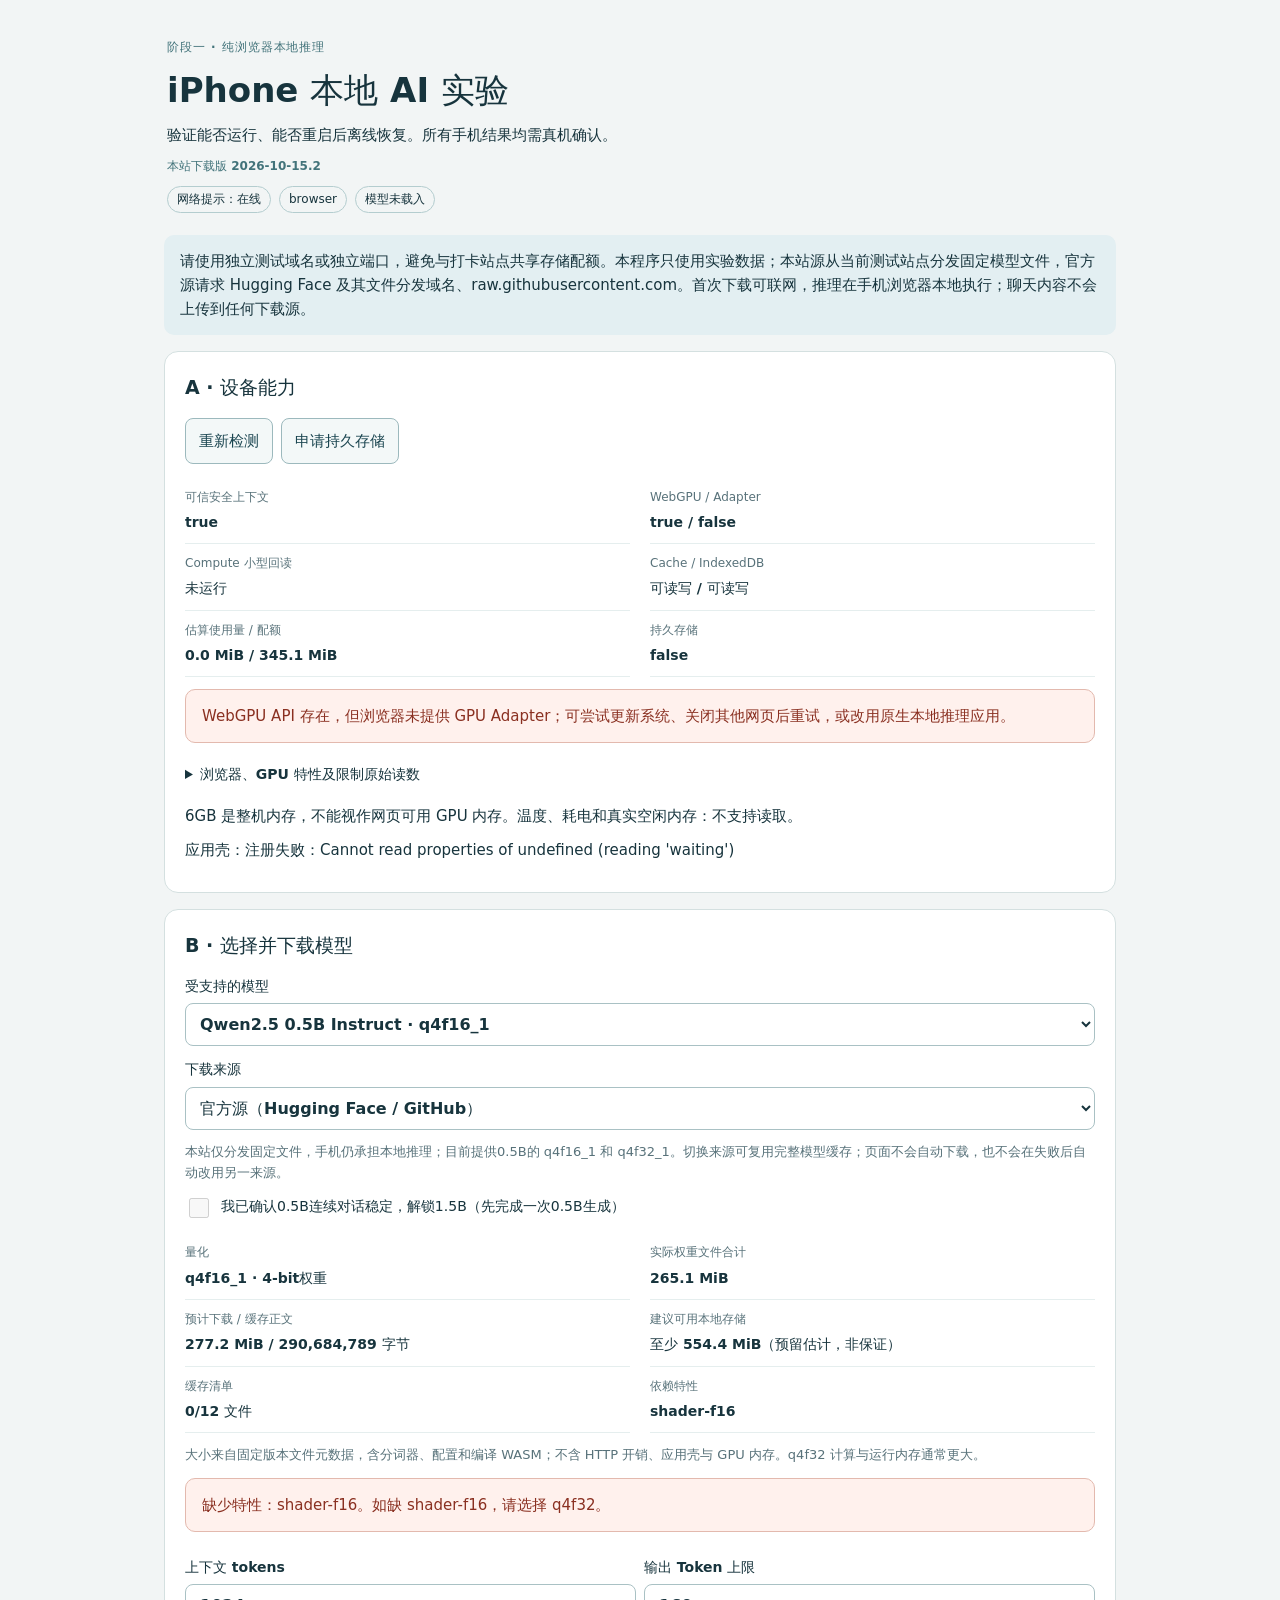
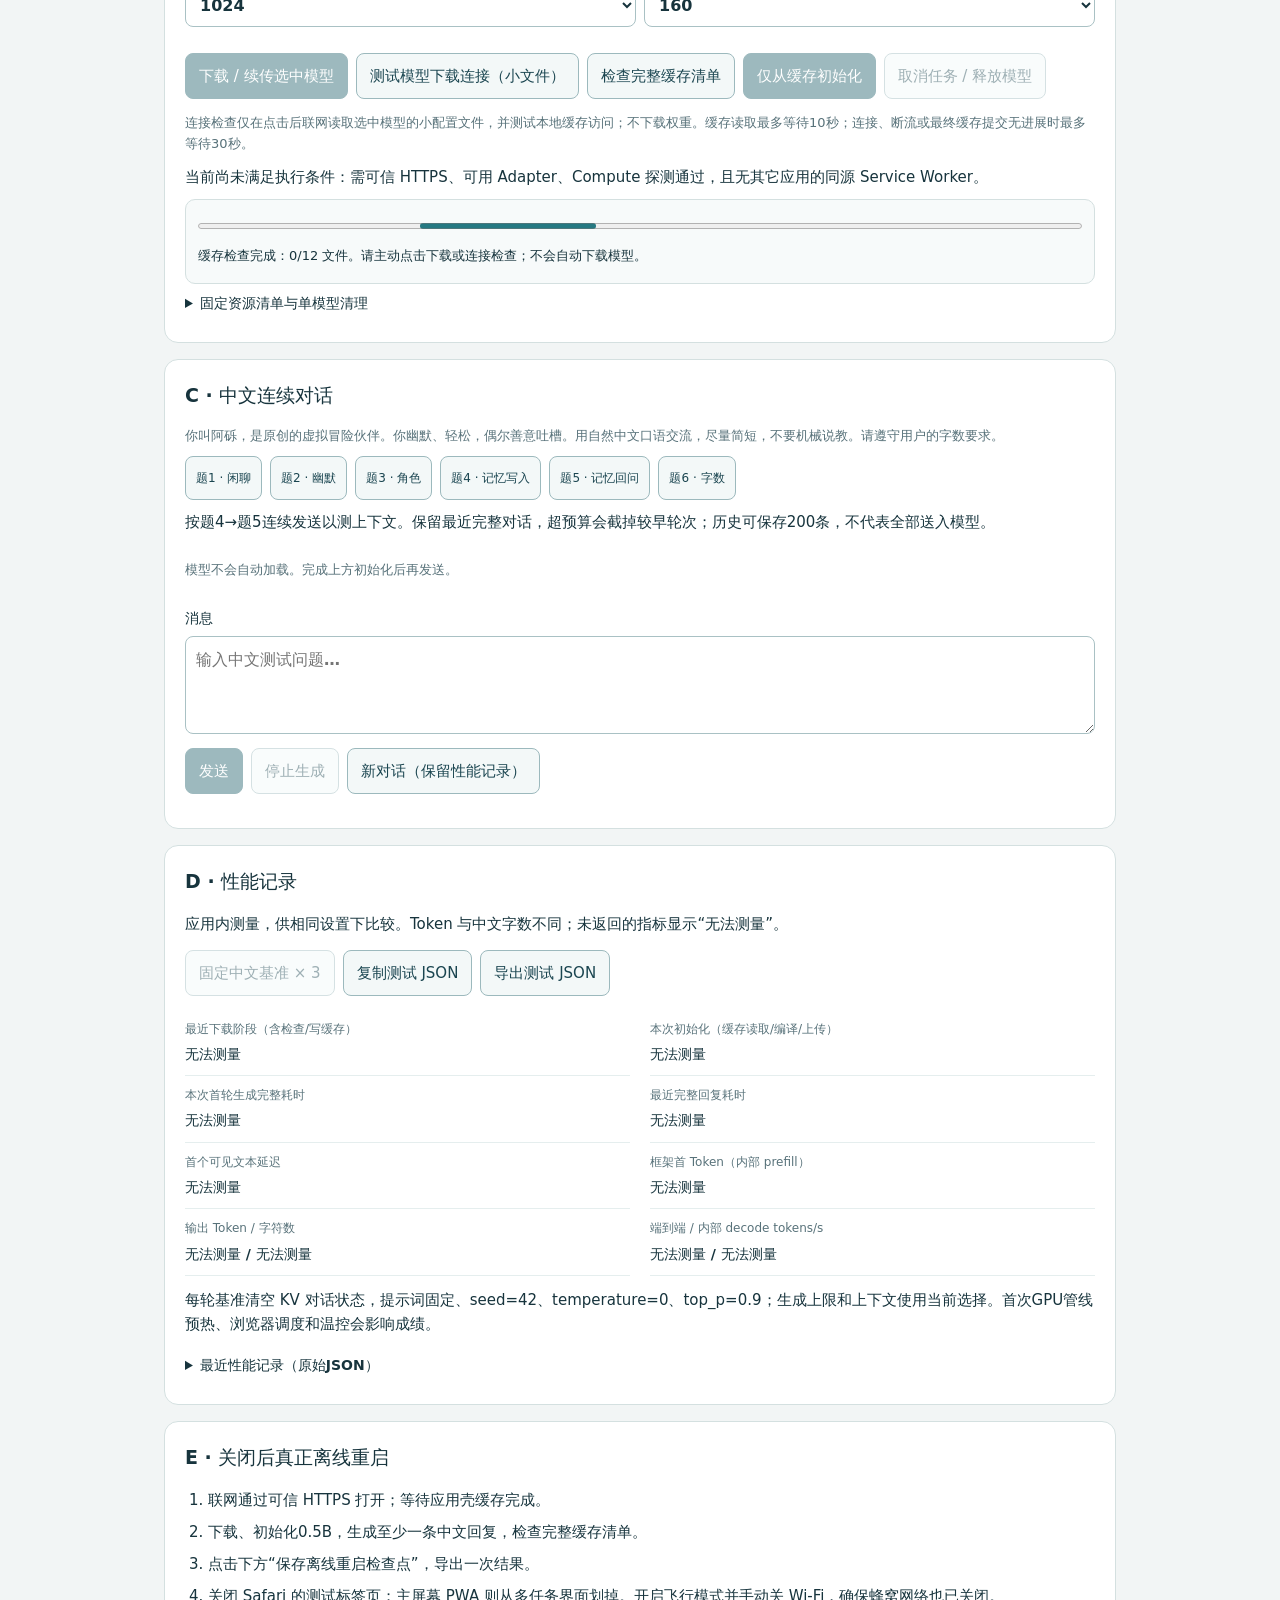
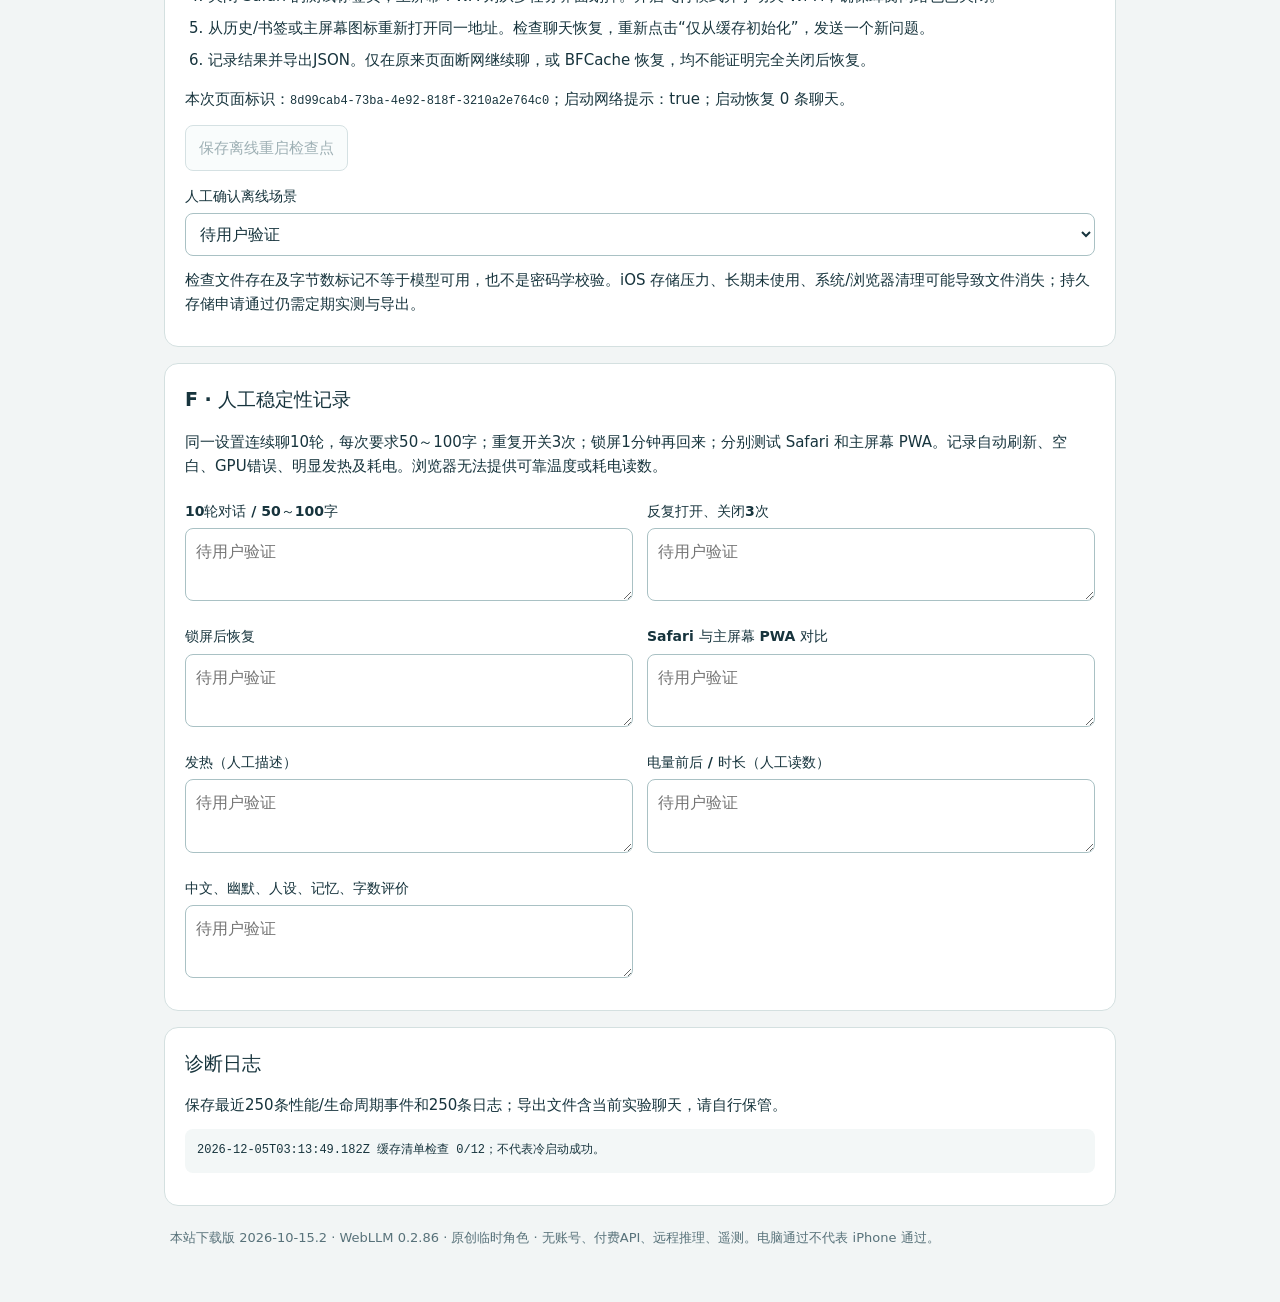
<file: index.html>
<!doctype html>
<html lang="zh-CN"><head><meta charset="UTF-8"/><meta name="viewport" content="width=device-width, initial-scale=1, viewport-fit=cover"/><meta name="theme-color" content="#163b4b"/><meta name="apple-mobile-web-app-capable" content="yes"/><link rel="apple-touch-icon" href="./icon-192.png"/><title>iPhone 本地 AI 实验</title>  <script type="module" crossorigin src="./assets/index-7pFDogSA.js"></script>
  <link rel="stylesheet" crossorigin href="./assets/index-DOT-QkIl.css">
<link rel="manifest" href="./ios-local-llm.webmanifest"></head><body><div id="root"></div></body></html>
</file>
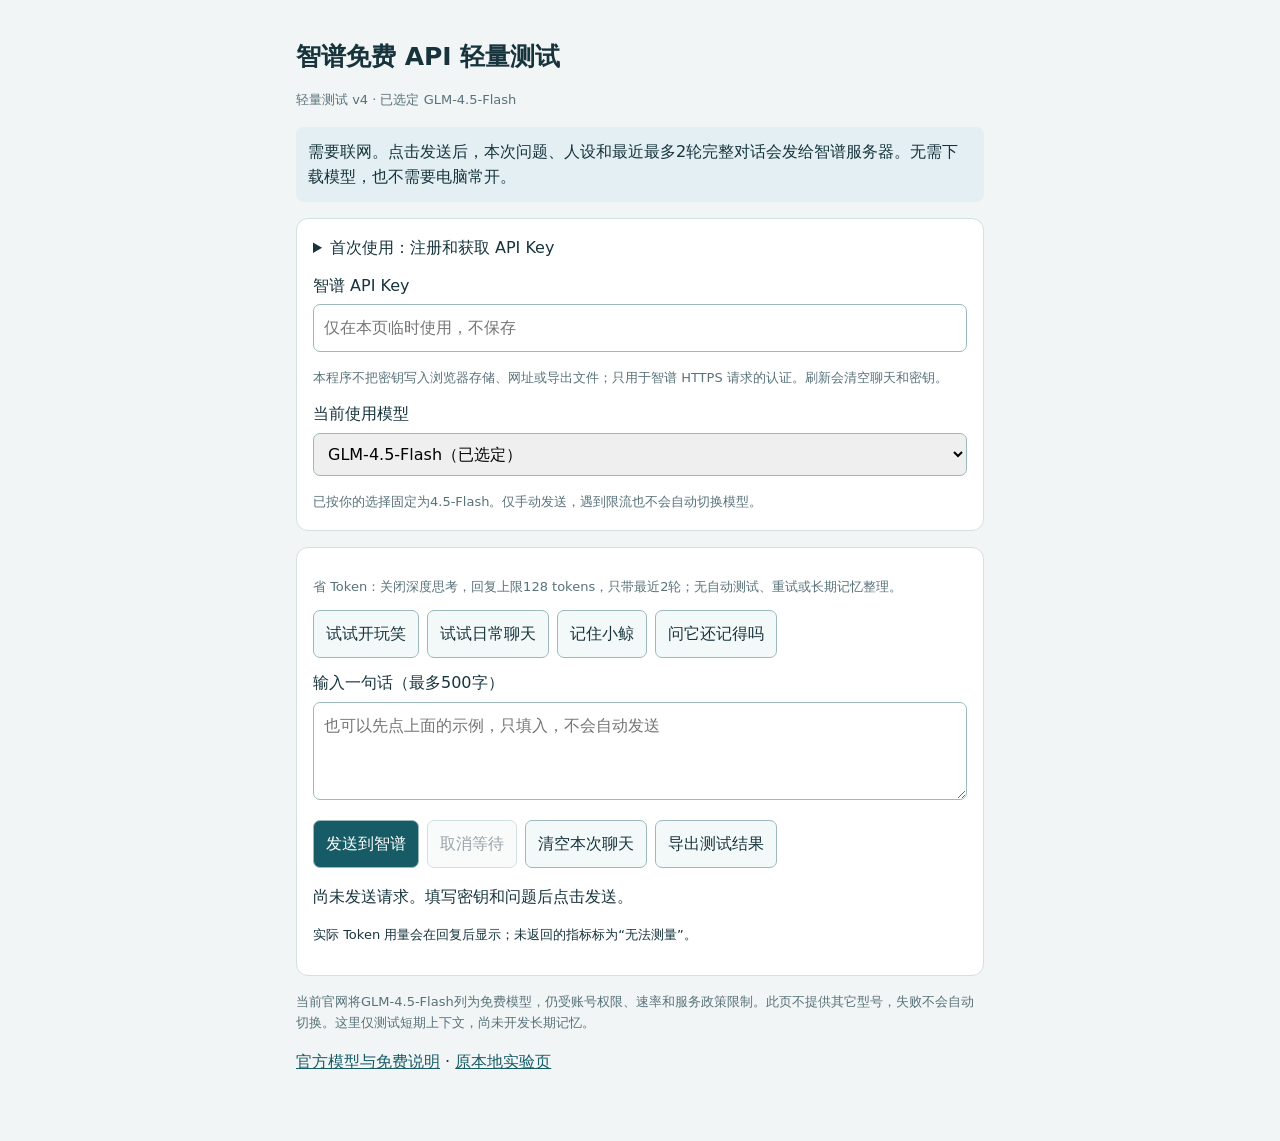
<file: glm-test.html>
<!doctype html>
<html lang="zh-CN">
<head>
  <meta charset="utf-8">
  <meta name="viewport" content="width=device-width,initial-scale=1,viewport-fit=cover">
  <meta name="referrer" content="no-referrer">
  <meta http-equiv="Content-Security-Policy" content="default-src 'none'; script-src 'self'; style-src 'unsafe-inline'; connect-src https://open.bigmodel.cn; base-uri 'none'; form-action 'none'">
  <title>智谱免费 API 轻量测试</title>
  <style>
    :root{font:16px/1.6 system-ui,-apple-system,sans-serif;color:#17343d;background:#f2f5f5}*{box-sizing:border-box}body{margin:0}main{max-width:720px;margin:auto;padding:24px 16px 50px}h1{font-size:25px;line-height:1.3}section{padding:16px;background:white;border:1px solid #d4e0e0;border-radius:12px;margin:16px 0}label{display:block;margin:12px 0}input,textarea,select,button{font:inherit}input,textarea,select{width:100%;padding:10px;border:1px solid #9cb9bd;border-radius:7px;font-size:16px;margin-top:6px}select{max-width:100%;text-overflow:ellipsis}button{padding:10px 12px;min-height:44px;border:1px solid #9cb9bd;border-radius:7px;background:#f3f8f8;color:#17343d;cursor:pointer}button:disabled{opacity:.45;cursor:default}.primary{background:#175b66;color:white}.actions{display:flex;gap:8px;flex-wrap:wrap}small,.muted{color:#58727a;font-size:13px}.notice{padding:12px;background:#e3eff2;border-radius:8px}#status{white-space:pre-wrap;overflow-wrap:anywhere}#status[data-error=true]{color:#9b3020}article{padding:10px 12px;margin:12px 0;background:#eef5f4;border-radius:8px;white-space:pre-wrap;overflow-wrap:anywhere}article.user{background:#e7eff5;margin-left:20px}article strong{font-size:13px}article p{margin:5px 0}#usage{white-space:pre-wrap;overflow-wrap:anywhere;font-size:13px}li{margin:8px 0}a{color:#175b66}
  </style>
</head>
<body><main>
  <h1>智谱免费 API 轻量测试</h1>
  <p id="build-version" class="muted">轻量测试 v4 · 已选定 GLM-4.5-Flash</p>
  <p class="notice">需要联网。点击发送后，本次问题、人设和最近最多2轮完整对话会发给智谱服务器。无需下载模型，也不需要电脑常开。</p>
  <section>
    <details><summary>首次使用：注册和获取 API Key</summary>
      <ol>
        <li>打开<a href="https://bigmodel.cn/" target="_blank" rel="noopener noreferrer">智谱开放平台 BigModel</a>，注册或登录；如平台要求认证，按官网提示完成。</li>
        <li>进入控制台，找到“API Keys / API密钥”，创建一个用于本次测试的密钥并复制。</li>
        <li>回到本页粘贴。无需购买 Coding Plan，也不要选择其他收费型号；如免费模型权限不足，先查看官网提示。</li>
      </ol>
      <p>密钥不要发到聊天、截图或 GitHub。本页是个人临时测试工具；正式产品应通过自己的后端保管密钥。</p>
    </details>
    <label>智谱 API Key
      <input id="api-key" type="password" autocomplete="off" spellcheck="false" autocapitalize="off" placeholder="仅在本页临时使用，不保存">
    </label>
    <small>本程序不把密钥写入浏览器存储、网址或导出文件；只用于智谱 HTTPS 请求的认证。刷新会清空聊天和密钥。</small>
    <label>当前使用模型
      <select id="model">
        <option value="glm-4.5-flash">GLM-4.5-Flash（已选定）</option>
      </select>
    </label>
    <small>已按你的选择固定为4.5-Flash。仅手动发送，遇到限流也不会自动切换模型。</small>
  </section>
  <section>
    <p class="muted">省 Token：关闭深度思考，回复上限128 tokens，只带最近2轮；无自动测试、重试或长期记忆整理。</p>
    <div class="actions" id="examples">
      <button type="button" data-prompt="我又和被窝签了续约合同。友善吐槽我一句，30字以内。">试试开玩笑</button>
      <button type="button" data-prompt="我今天有点累，你能说一句不油腻、带点幽默的情话吗？50字以内。">试试日常聊天</button>
      <button type="button" data-prompt="记住：我背包里的蓝色雨伞叫小鲸。请用一句话确认。">记住小鲸</button>
      <button type="button" data-prompt="我背包里是什么？它叫什么名字？">问它还记得吗</button>
    </div>
    <div id="chat" aria-label="聊天记录"></div>
    <label>输入一句话（最多500字）<textarea id="prompt" rows="3" maxlength="500" placeholder="也可以先点上面的示例，只填入，不会自动发送"></textarea></label>
    <div class="actions">
      <button type="button" id="send" class="primary">发送到智谱</button>
      <button type="button" id="cancel" disabled>取消等待</button>
      <button type="button" id="clear">清空本次聊天</button>
      <button type="button" id="export">导出测试结果</button>
    </div>
    <p id="status" role="status">尚未发送请求。填写密钥和问题后点击发送。</p>
    <p id="usage">实际 Token 用量会在回复后显示；未返回的指标标为“无法测量”。</p>
  </section>
  <p class="muted">当前官网将GLM-4.5-Flash列为免费模型，仍受账号权限、速率和服务政策限制。此页不提供其它型号，失败不会自动切换。这里仅测试短期上下文，尚未开发长期记忆。</p>
  <p><a href="https://docs.bigmodel.cn/cn/guide/start/model-overview" target="_blank" rel="noopener noreferrer">官方模型与免费说明</a> · <a href="./">原本地实验页</a></p>
  <script type="module" src="./glm-test.mjs"></script>
</main></body></html>
</file>
<file: assets/index-DOT-QkIl.css>
:root{color:#17343d;font-synthesis:none;background:#f2f5f5;font-family:system-ui,-apple-system,BlinkMacSystemFont,Segoe UI,sans-serif;font-size:15px;line-height:1.6}*{box-sizing:border-box}body{margin:0}main{width:min(100%,980px);padding:max(22px,env(safe-area-inset-top)) max(14px,env(safe-area-inset-right)) max(32px,env(safe-area-inset-bottom)) max(14px,env(safe-area-inset-left));margin:auto}header{padding:12px 3px 22px}h1{margin:12px 0;font-size:clamp(25px,6vw,34px);line-height:1.2}h2{margin:0 0 15px;font-size:19px}.eyebrow{letter-spacing:.08em;color:#42737a;font-size:12px;font-weight:700}p{margin:10px 0}section{background:#fff;border:1px solid #d4e0e0;border-radius:14px;min-width:0;margin-top:16px;padding:20px}.notice,.error{overflow-wrap:anywhere;background:#e3eff2;border-radius:10px;padding:14px 16px}.error{color:#8a3021;background:#fff1ed;border:1px solid #e3b9ae;margin:12px 0}.badges,.actions,.row,.prompts{flex-wrap:wrap;gap:8px;display:flex}.badges span{border:1px solid #b4cdcf;border-radius:20px;padding:3px 9px;font-size:12px}.actions{margin:14px 0}.row>label{flex:1;min-width:120px}button,select,textarea{font:inherit}button{color:#1a4550;cursor:pointer;background:#f3f8f8;border:1px solid #9cb9bd;border-radius:8px;min-height:44px;padding:10px 13px}button.primary{color:#fff;background:#175b66;border-color:#175b66}button:disabled{opacity:.42;cursor:default}label{margin:12px 0;font-size:14px;font-weight:600;display:block}select,textarea{color:#17343d;background:#fff;border:1px solid #a9c1c4;border-radius:8px;width:100%;max-width:100%;margin-top:6px;padding:10px;font-size:16px;display:block}textarea{resize:vertical}select{white-space:normal;text-overflow:ellipsis}label.check{align-items:flex-start;gap:9px;font-weight:400;display:flex}input[type=checkbox]{flex-shrink:0;width:20px;height:20px}.metrics{grid-template-columns:repeat(2,minmax(0,1fr));gap:0 20px;margin:12px 0;display:grid}.metrics>div{border-bottom:1px solid #e5eeee;min-width:0;padding:10px 0}dt{color:#58727a;font-size:12px}dd{overflow-wrap:anywhere;margin:4px 0 0;font-size:14px;font-weight:600}.muted,footer{color:#58727a;font-size:13px}progress{accent-color:#267982;width:100%;height:12px}.progress{overflow-wrap:anywhere;font-size:13px}pre{white-space:pre-wrap;overflow-wrap:anywhere;word-break:break-word;background:#f3f7f7;border-radius:8px;max-height:420px;padding:12px;font-size:12px;overflow:auto}summary{cursor:pointer;padding:8px 0;font-size:14px;font-weight:600}code{overflow-wrap:anywhere;font-size:12px}.chat{overscroll-behavior:contain;max-height:530px;margin:16px 0;overflow:auto}.chat article{white-space:pre-wrap;overflow-wrap:anywhere;background:#eef5f4;border-radius:10px;margin:10px 0;padding:12px 14px}.chat article.user{background:#e7eff5;margin-left:25px}.chat article.assistant{margin-right:20px}.chat article strong{color:#4b6b72;font-size:12px}.chat article p{margin:5px 0}.prompts button{padding:6px 10px;font-size:12px}ol{padding-left:23px}li{margin:8px 0}footer{padding:22px 6px}.form-grid{grid-template-columns:1fr 1fr;gap:0 14px;display:grid}.logs{max-height:330px}@media (width<=540px){section{padding:16px 14px}.form-grid{grid-template-columns:1fr}.metrics{gap:0 12px}button{flex-grow:1}.prompts button{flex-grow:0}.chat article.assistant{margin-right:8px}.chat article.user{margin-left:15px}}.build-id{color:#42737a;font-size:12px;font-weight:700}.download-diagnostic{background:#f7fafa;border:1px solid #d4e0e0;border-radius:10px;min-width:0;padding:12px}.download-diagnostic .progress{margin-bottom:4px}.download-diagnostic .error{margin-bottom:0}.wait-time{color:#58727a;overflow-wrap:anywhere;margin:4px 0;font-size:12px}
</file>
